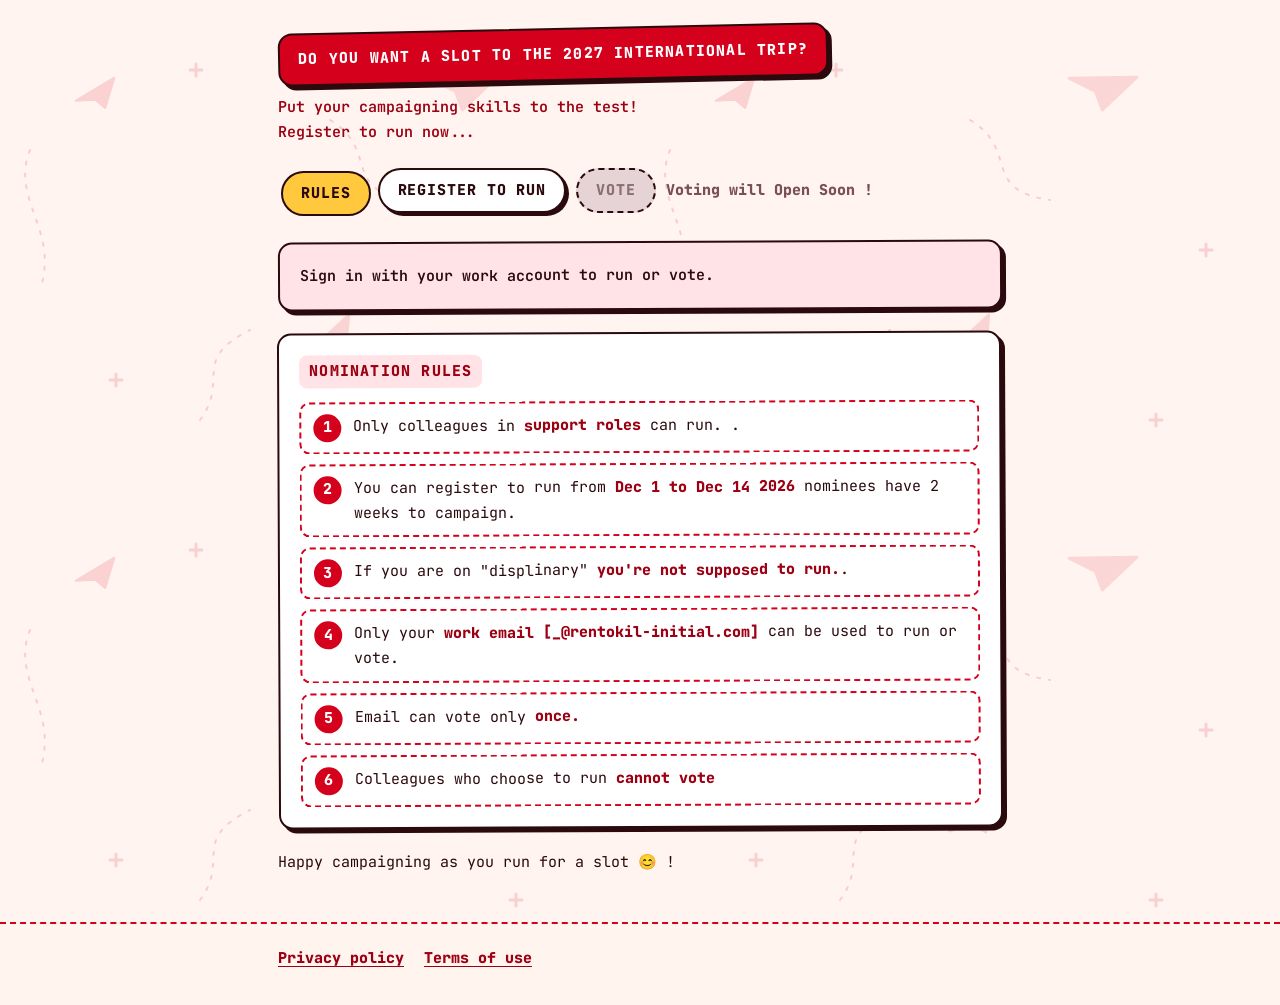
<file: index.html>
<!DOCTYPE html>
<html lang="en">
<head>
<meta charset="utf-8">
<meta name="viewport" content="width=device-width, initial-scale=1">
<title>International Trip Nomination</title>
<link rel="preconnect" href="https://fonts.googleapis.com"><link rel="preconnect" href="https://fonts.gstatic.com" crossorigin><link href="https://fonts.googleapis.com/css2?family=JetBrains+Mono:wght@400;600;800\&display=swap" rel="stylesheet">
<link rel="stylesheet" href="styles.css">
<script src="https://accounts.google.com/gsi/client" async defer></script>
</head>
<body>
<header><div class="wrap">
  <h1>Do you want a slot to the 2027 international Trip?</h1>
  <p>Put your campaigning skills to the test! <br> Register to run now... </p>
</div></header>

<nav><div class="wrap" role="tablist">
  <button role="tab" aria-selected="true" data-tab="rules">Rules</button>
  <button role="tab" aria-selected="false" data-tab="run">Register to Run</button>
  <button role="tab" aria-selected="false" data-tab="vote" disabled aria-disabled="true">Vote</button>
  <span class="vote-status">Voting will Open Soon !</span>
</div></nav>

<main><div class="wrap">
  <div class="card who" id="signin">
    <span id="who-text">Sign in with your work account to run or vote.</span>
    <div id="g-btn"></div>
  </div>

  <section id="rules" class="on"><div class="card">
    <h2>Nomination rules</h2>
    <ol>
      <li><span>Only colleagues in <strong>support roles</strong> can run. .</span></li>
      <li><span>You can register to run from <strong>Dec 1 to Dec 14 2026</strong> nominees have 2 weeks to campaign.</span></li>
      <li><span>If you are on "displinary" <strong>you're not supposed to run.</strong>.</span></li>
      <li><span>Only your <strong> work email [_@rentokil-initial.com]</strong> can be used to run or vote.</span></li>
      <li><span>Email can vote only <strong>once.</strong></span></li>
      <li><span>Colleagues who choose to run <strong>cannot vote</strong></span></li>
    </ol>
  </div></section>
  <p>Happy campaigning as you run for a slot 😊 !</p>
  <section id="run"><div class="card">
    <h2>Run for nomination</h2>
    <div class="reason" id="run-reason" hidden></div>
    <div id="run-form" hidden>
      <label for="r-dept">Department</label>
      <input id="r-dept" maxlength="120">
      <label for="r-name">Full name</label>
      <input id="r-name" autocomplete="name" maxlength="120">
      <label for="r-email">Work email</label>
      <input id="r-email" readonly>
      <button class="go" id="run-go">Enter nomination</button>
      <div class="msg" id="run-msg" role="status"></div>
    </div>
  </div></section>

  <section id="vote"><div class="card">
    <h2>Vote for a nominee</h2>
    <div class="reason" id="vote-reason" hidden></div>
    <div id="vote-form" hidden>
      <label for="v-name">Your full name</label>
      <input id="v-name" autocomplete="name" maxlength="120">
      <label for="v-email">Your work email</label>
      <input id="v-email" readonly>
      <label for="v-target">Nominee work email</label>
      <div class="pick">
        <input id="v-target" type="email" placeholder="Type a name or email" autocomplete="off" role="combobox" aria-expanded="false" aria-controls="sugg">
        <div class="sugg" id="sugg" role="listbox" hidden></div>
      </div>
      <div class="hint" id="count"></div>
      <button class="go" id="vote-go" disabled>Cast vote</button>
      <div class="msg" id="vote-msg" role="status"></div>
    </div>
  </div></section>
</div></main>

<footer><div class="wrap"><a href="privacy.html">Privacy policy</a><a href="terms.html">Terms of use</a></div></footer>

<script src="config.js"></script>
<script src="app.js"></script>
</body>
</html>
</file>
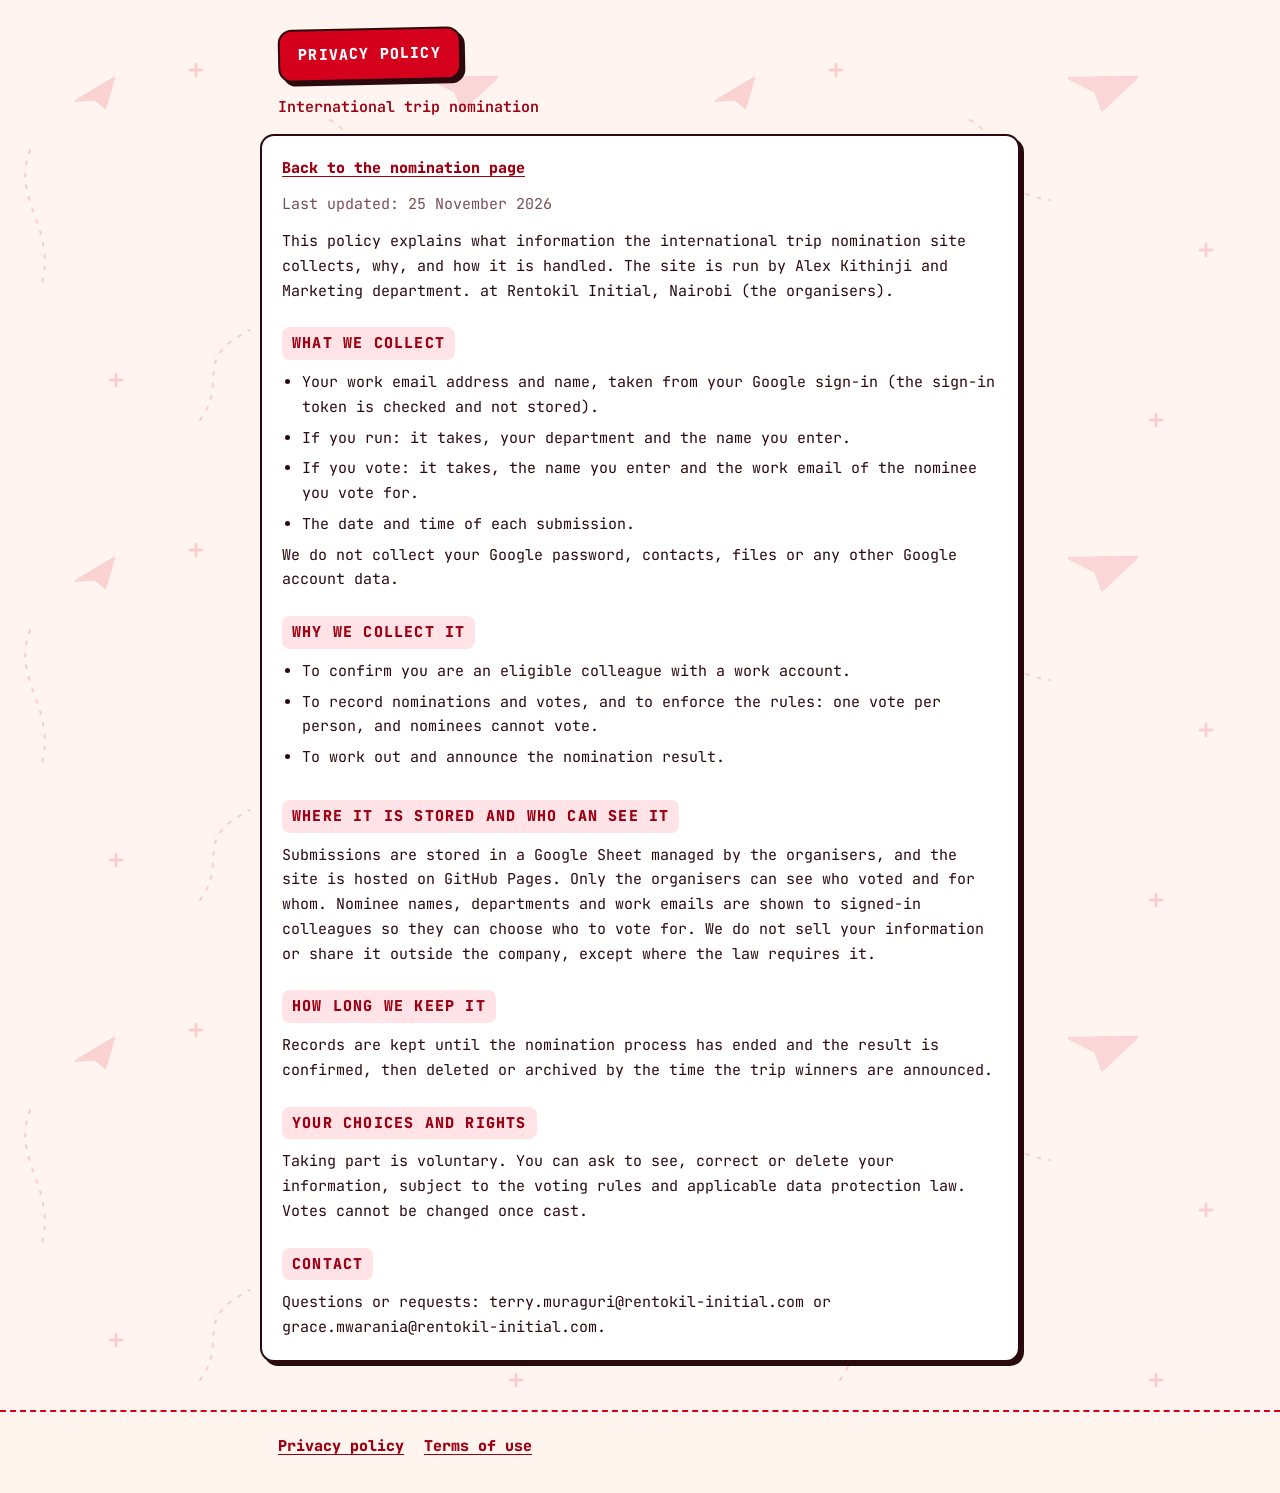
<file: privacy.html>
<!DOCTYPE html>
<html lang="en">
<head>
<meta charset="utf-8">
<meta name="viewport" content="width=device-width, initial-scale=1">
<title>Privacy policy | International Trip Nomination</title>
<link rel="preconnect" href="https://fonts.googleapis.com"><link rel="preconnect" href="https://fonts.gstatic.com" crossorigin><link href="https://fonts.googleapis.com/css2?family=JetBrains+Mono:wght@400;600;800&display=swap" rel="stylesheet">
<link rel="stylesheet" href="styles.css">
</head>
<body>
<header><div class="wrap"><h1>Privacy policy</h1><p>International trip nomination</p></div></header>
<main><div class="wrap doc">
<p><a class="back" href="index.html">Back to the nomination page</a></p>
<p class="updated">Last updated: 25 November 2026</p>

<p>This policy explains what information the international trip nomination site collects, why, and how it is handled. The site is run by Alex Kithinji and Marketing department. at Rentokil Initial, Nairobi (the organisers).</p>

<h2>What we collect</h2>
<ul>
  <li>Your work email address and name, taken from your Google sign-in (the sign-in token is checked and not stored).</li>
  <li>If you run: it takes, your department and the name you enter.</li>
  <li>If you vote: it takes,  the name you enter and the work email of the nominee you vote for.</li>
  <li>The date and time of each submission.</li>
</ul>
<p>We do not collect your Google password, contacts, files or any other Google account data.</p>

<h2>Why we collect it</h2>
<ul>
  <li>To confirm you are an eligible colleague with a work account.</li>
  <li>To record nominations and votes, and to enforce the rules: one vote per person, and nominees cannot vote.</li>
  <li>To work out and announce the nomination result.</li>
</ul>

<h2>Where it is stored and who can see it</h2>
<p>Submissions are stored in a Google Sheet managed by the organisers, and the site is hosted on GitHub Pages. Only the organisers can see who voted and for whom. Nominee names, departments and work emails are shown to signed-in colleagues so they can choose who to vote for. We do not sell your information or share it outside the company, except where the law requires it.</p>

<h2>How long we keep it</h2>
<p>Records are kept until the nomination process has ended and the result is confirmed, then deleted or archived by the time the trip winners are announced.</p>

<h2>Your choices and rights</h2>
<p>Taking part is voluntary. You can ask to see, correct or delete your information, subject to the voting rules and applicable data protection law. Votes cannot be changed once cast.</p>

<h2>Contact</h2>
<p>Questions or requests: terry.muraguri@rentokil-initial.com or grace.mwarania@rentokil-initial.com.</p>
</div></main>
<footer><div class="wrap"><a href="privacy.html">Privacy policy</a><a href="terms.html">Terms of use</a></div></footer>
</body>
</html>
</file>
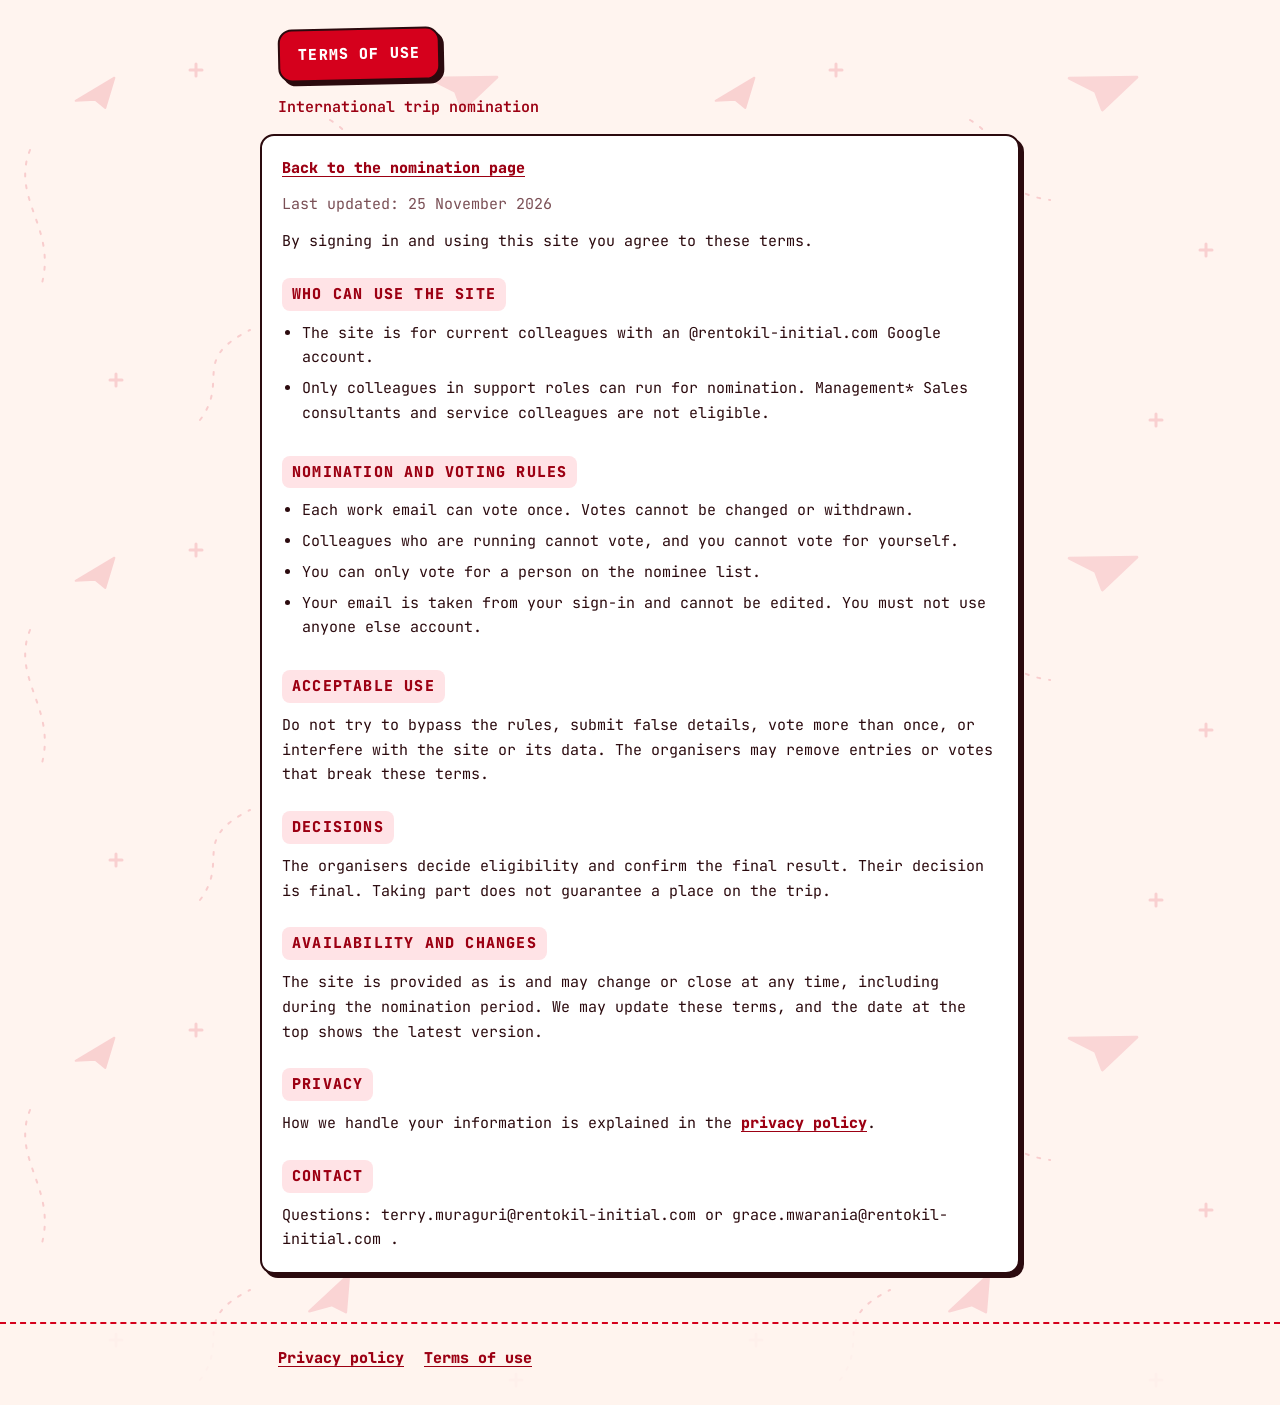
<file: terms.html>
<!DOCTYPE html>
<html lang="en">
<head>
<meta charset="utf-8">
<meta name="viewport" content="width=device-width, initial-scale=1">
<title>Terms of use | International Trip Nomination</title>
<link rel="preconnect" href="https://fonts.googleapis.com"><link rel="preconnect" href="https://fonts.gstatic.com" crossorigin><link href="https://fonts.googleapis.com/css2?family=JetBrains+Mono:wght@400;600;800&display=swap" rel="stylesheet">
<link rel="stylesheet" href="styles.css">
</head>
<body>
<header><div class="wrap"><h1>Terms of use</h1><p>International trip nomination</p></div></header>
<main><div class="wrap doc">
<p><a class="back" href="index.html">Back to the nomination page</a></p>
<p class="updated">Last updated: 25 November 2026</p>

<p>By signing in and using this site you agree to these terms.</p>

<h2>Who can use the site</h2>
<ul>
  <li>The site is for current colleagues with an @rentokil-initial.com Google account.</li>
  <li>Only colleagues in support roles can run for nomination. Management* Sales consultants and service colleagues are not eligible.</li>
</ul>

<h2>Nomination and voting rules</h2>
<ul>
  <li>Each work email can vote once. Votes cannot be changed or withdrawn.</li>
  <li>Colleagues who are running cannot vote, and you cannot vote for yourself.</li>
  <li>You can only vote for a person on the nominee list.</li>
  <li>Your email is taken from your sign-in and cannot be edited. You must not use anyone else account.</li>
</ul>

<h2>Acceptable use</h2>
<p>Do not try to bypass the rules, submit false details, vote more than once, or interfere with the site or its data. The organisers may remove entries or votes that break these terms.</p>

<h2>Decisions</h2>
<p>The organisers decide eligibility and confirm the final result. Their decision is final. Taking part does not guarantee a place on the trip.</p>

<h2>Availability and changes</h2>
<p>The site is provided as is and may change or close at any time, including during the nomination period. We may update these terms, and the date at the top shows the latest version.</p>

<h2>Privacy</h2>
<p>How we handle your information is explained in the <a href="privacy.html">privacy policy</a>.</p>

<h2>Contact</h2>
<p>Questions: terry.muraguri@rentokil-initial.com or grace.mwarania@rentokil-initial.com .</p>
</div></main>
<footer><div class="wrap"><a href="privacy.html">Privacy policy</a><a href="terms.html">Terms of use</a></div></footer>
</body>
</html>
</file>
<file: styles.css>
/* Single font, single size. Contrast comes from weight, colour, fills, borders and shadows. */
:root{
  --red:#d5001c; --red-d:#9c0013; --tint:#ffe3e6; --paper:#fff4ef; --card:#fff;
  --ink:#2b0a0e; --muted:#7a4f55; --line:#2b0a0e; --ok:#14683a; --gold:#ffc83d;
  --r:14px; --shadow:4px 4px 0 var(--ink);
}
*{box-sizing:border-box}
html{font-size:15px}
body{margin:0;font-family:'JetBrains Mono',ui-monospace,Menlo,Consolas,monospace;font-size:1rem;line-height:1.65;color:var(--ink);
  background:var(--paper) url(sky.svg) 0 0/640px 480px repeat}
h1,h2,h3,p,ol,ul{font-size:1rem;margin:0}
.wrap{max-width:760px;margin:0 auto;padding:0 18px}

/* Header */
header{padding:28px 0 8px}
header h1{display:inline-block;background:var(--red);color:#fff;font-weight:800;text-transform:uppercase;letter-spacing:.08em;
  padding:12px 18px;border:2px solid var(--ink);border-radius:var(--r);box-shadow:var(--shadow);transform:rotate(-1.2deg)}
header p{margin-top:14px;font-weight:600;color:var(--red-d)}

/* Tabs */
nav{padding:16px 0}
nav .wrap{display:flex;gap:10px;overflow-x:auto;padding-bottom:6px}
nav button{font:inherit;font-weight:800;text-transform:uppercase;letter-spacing:.06em;white-space:nowrap;min-height:44px;
  padding:8px 18px;border:2px solid var(--ink);border-radius:999px;background:var(--card);color:var(--ink);cursor:pointer;box-shadow:3px 3px 0 var(--ink);transition:transform .1s,box-shadow .1s}
nav button:hover{transform:translate(-1px,-1px)}
nav button[aria-selected=true]{background:var(--gold);transform:translate(3px,3px);box-shadow:none}
nav button:disabled{background:#e6d3d5;color:#8d7074;border-style:dashed;box-shadow:none;cursor:not-allowed}
.vote-status{color:var(--muted);font-weight:800;white-space:nowrap;align-self:center}

/* Cards */
main{padding:6px 0 48px}
.card{background:var(--card);border:2px solid var(--ink);border-radius:var(--r);box-shadow:var(--shadow);padding:20px;margin-bottom:22px}
.card:nth-of-type(odd){transform:rotate(-.25deg)}
.card:nth-of-type(even){transform:rotate(.25deg)}
.card h2{display:inline-block;background:var(--tint);color:var(--red-d);font-weight:800;text-transform:uppercase;letter-spacing:.08em;padding:4px 10px;border-radius:8px;margin-bottom:14px}
.who{display:flex;gap:14px;align-items:center;justify-content:space-between;flex-wrap:wrap;background:var(--tint);font-weight:600}
section{display:none}section.on{display:block}
ol{padding-left:0;list-style:none;counter-item:rules;display:grid;gap:10px}
ol li{counter-increment:rules;display:flex;gap:12px;align-items:flex-start;padding:10px 12px;border:2px dashed var(--red);border-radius:10px}
ol li::before{content:counter(rules);flex:none;display:grid;place-items:center;width:28px;height:28px;border-radius:50%;background:var(--red);color:#fff;font-weight:800}
strong{font-weight:800;color:var(--red-d)}
a{color:var(--red-d);font-weight:800;text-underline-offset:3px}

/* Forms */
label{display:block;font-weight:800;text-transform:uppercase;letter-spacing:.06em;color:var(--red-d);margin:16px 0 6px}
input{width:100%;min-height:46px;padding:10px 12px;font:inherit;color:var(--ink);background:#fff;border:2px solid var(--ink);border-radius:10px}
input::placeholder{color:#b08a8f}
input[readonly]{background:var(--tint);color:var(--muted);font-weight:600}
input:focus-visible,button:focus-visible,a:focus-visible{outline:3px solid var(--gold);outline-offset:2px;box-shadow:0 0 0 5px var(--ink)}
.hint{color:var(--muted);margin-top:6px}

/* Primary button: filled red, high contrast against the cream page */
.go{margin-top:22px;width:100%;min-height:50px;font:inherit;font-weight:800;text-transform:uppercase;letter-spacing:.08em;
  padding:12px 22px;border:2px solid var(--ink);border-radius:12px;background:var(--red);color:#fff;cursor:pointer;box-shadow:var(--shadow);transition:transform .1s,box-shadow .1s}
.go:hover:not(:disabled){background:var(--red-d);transform:translate(-1px,-1px)}
.go:active:not(:disabled){transform:translate(4px,4px);box-shadow:none}
.go:disabled{background:#e6d3d5;color:#8d7074;border-style:dashed;box-shadow:none;cursor:not-allowed}
@media(min-width:560px){.go{width:auto}}

/* Messages */
.msg{margin-top:16px;padding:12px 14px;border:2px solid var(--ink);border-radius:10px;font-weight:600;display:none}
.msg.err{display:block;background:#ffd9dd;color:var(--red-d)}
.msg.ok{display:block;background:#d9f5e3;color:var(--ok)}

/* Nominee suggestions */
.pick{position:relative}
.sugg{position:absolute;z-index:5;left:0;right:0;top:calc(100% + 6px);max-height:280px;overflow:auto;display:grid;gap:8px;padding:10px;
  background:var(--card);border:2px solid var(--ink);border-radius:var(--r);box-shadow:var(--shadow)}
.sugg[hidden]{display:none}
.sugg-item{display:grid;gap:2px;text-align:left;font:inherit;padding:10px 12px;background:var(--paper);border:2px solid var(--ink);border-radius:10px;cursor:pointer;color:var(--ink)}
.sugg-item:hover,.sugg-item:focus-visible{background:var(--gold)}
.sugg-item b{font-weight:800}.sugg-item span{color:var(--muted)}
.sugg-note{padding:6px 4px;color:var(--muted);font-weight:600}

/* Footer */
footer{padding:22px 0 34px;border-top:2px dashed var(--red);background:rgba(255,244,239,.9)}
footer .wrap{display:flex;gap:20px;flex-wrap:wrap}
.back{display:inline-block;margin-bottom:12px}
.updated{color:var(--muted);margin-bottom:12px}
.doc{background:var(--card);border:2px solid var(--ink);border-radius:var(--r);box-shadow:var(--shadow);padding:20px}
.doc h2{background:var(--tint);color:var(--red-d);display:inline-block;font-weight:800;text-transform:uppercase;letter-spacing:.08em;padding:4px 10px;border-radius:8px;margin:24px 0 10px}
.doc ul{padding-left:20px}.doc li{margin-bottom:6px}
@media(prefers-reduced-motion:reduce){*{transition:none!important}}
[hidden]{display:none!important}
.reason{padding:14px 16px;background:var(--tint);border:2px dashed var(--red);border-radius:10px;font-weight:600;color:var(--red-d)}
</file>
